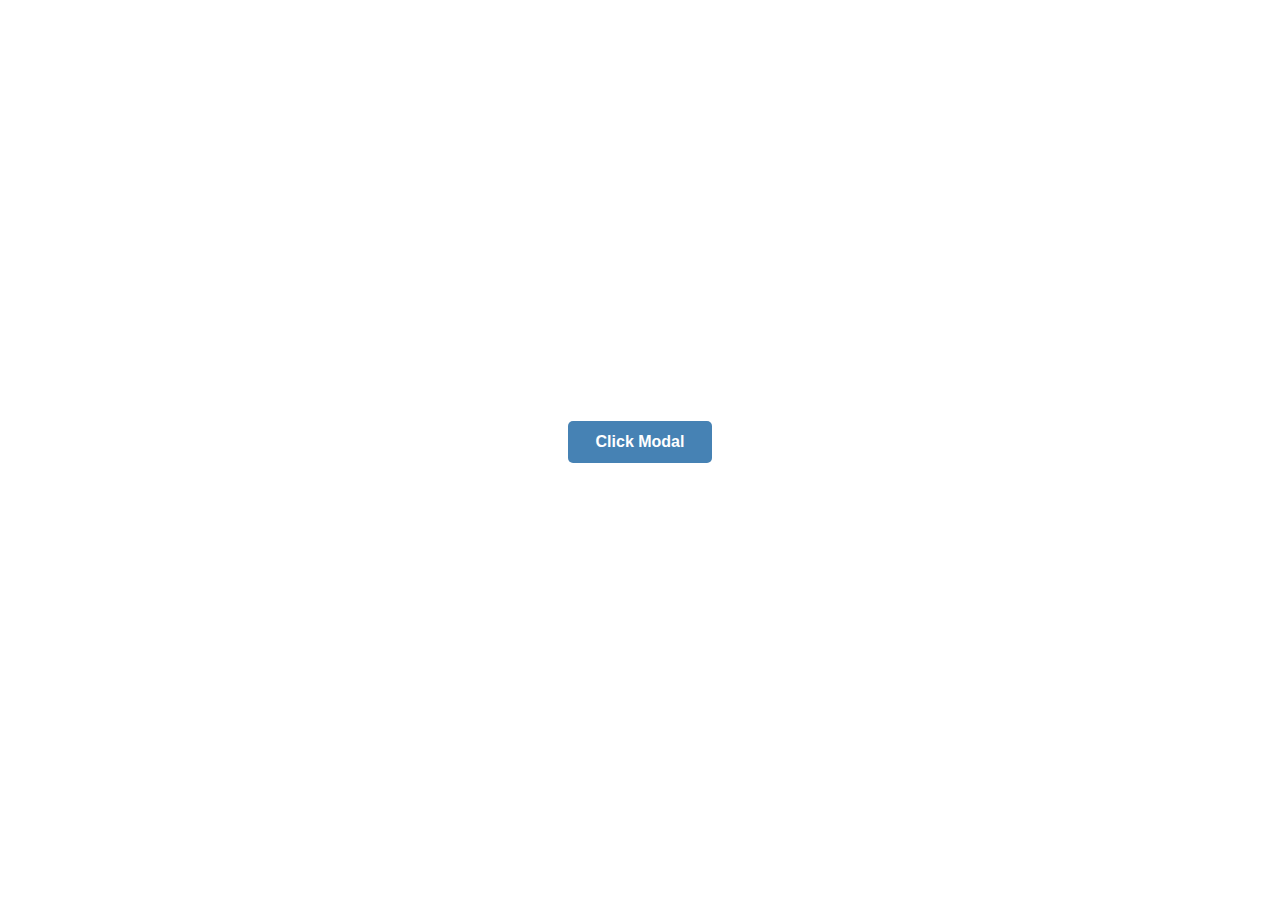
<file: 1. Modal/index.html>
<!DOCTYPE html>
<html lang="en">
  <head>
    <meta charset="UTF-8" />
    <meta name="viewport" content="width=device-width, initial-scale=1.0" />
    <link rel="stylesheet" href="style.css" />
    <title>Project #1 - Modal</title>
  </head>
  <body>
    <div class="btn-group">
      <button type="button" class="open-modal" data-open="modal1">
        Click Modal
      </button>
    </div>
    
    <div class="modal" id="modal1">
      <div class="modal-dialog">
        <header class="modal-header">
          The header of the modal
          <button class="close-modal" aria-label="close modal" data-close>
            ✕  
          </button>
        </header>
        <section class="modal-content">
          <p><strong>Press ✕, ESC, or click outside of the modal to close it</strong></p>
          <p>Lorem ipsum dolor sit amet consectetur adipisicing elit. Quo repellendus reprehenderit accusamus totam ratione! Nesciunt, nemo dolorum recusandae ad ex nam similique dolorem ab perspiciatis qui. Facere, dignissimos. Nemo, ea.</p>
          <p>Nor again is there anyone who loves or pursues or desires to obtain pain of itself, because it is pain, but because occasionally circumstances occur in which toil and pain can procure him some great pleasure. To take a trivial example, which of us ever undertakes laborious physical exercise, except to obtain some advantage from it? But who has any right to find fault with a man who chooses to enjoy a pleasure that has no annoying consequences, or one who avoids a pain that produces no resultant pleasure</p>
          <p>Nullam vitae enim vel diam elementum tincidunt a eget metus. Curabitur finibus vestibulum rutrum. Vestibulum semper tellus vitae tortor condimentum porta. Sed id ex arcu. Vestibulum eleifend tortor non purus porta dapibus</p>
        </section>
        <footer class="modal-footer">
          The footer of the modal
        </footer>
      </div>
    </div>
    
    <script src="app.js"></script>
  </body>
</html>
</file>
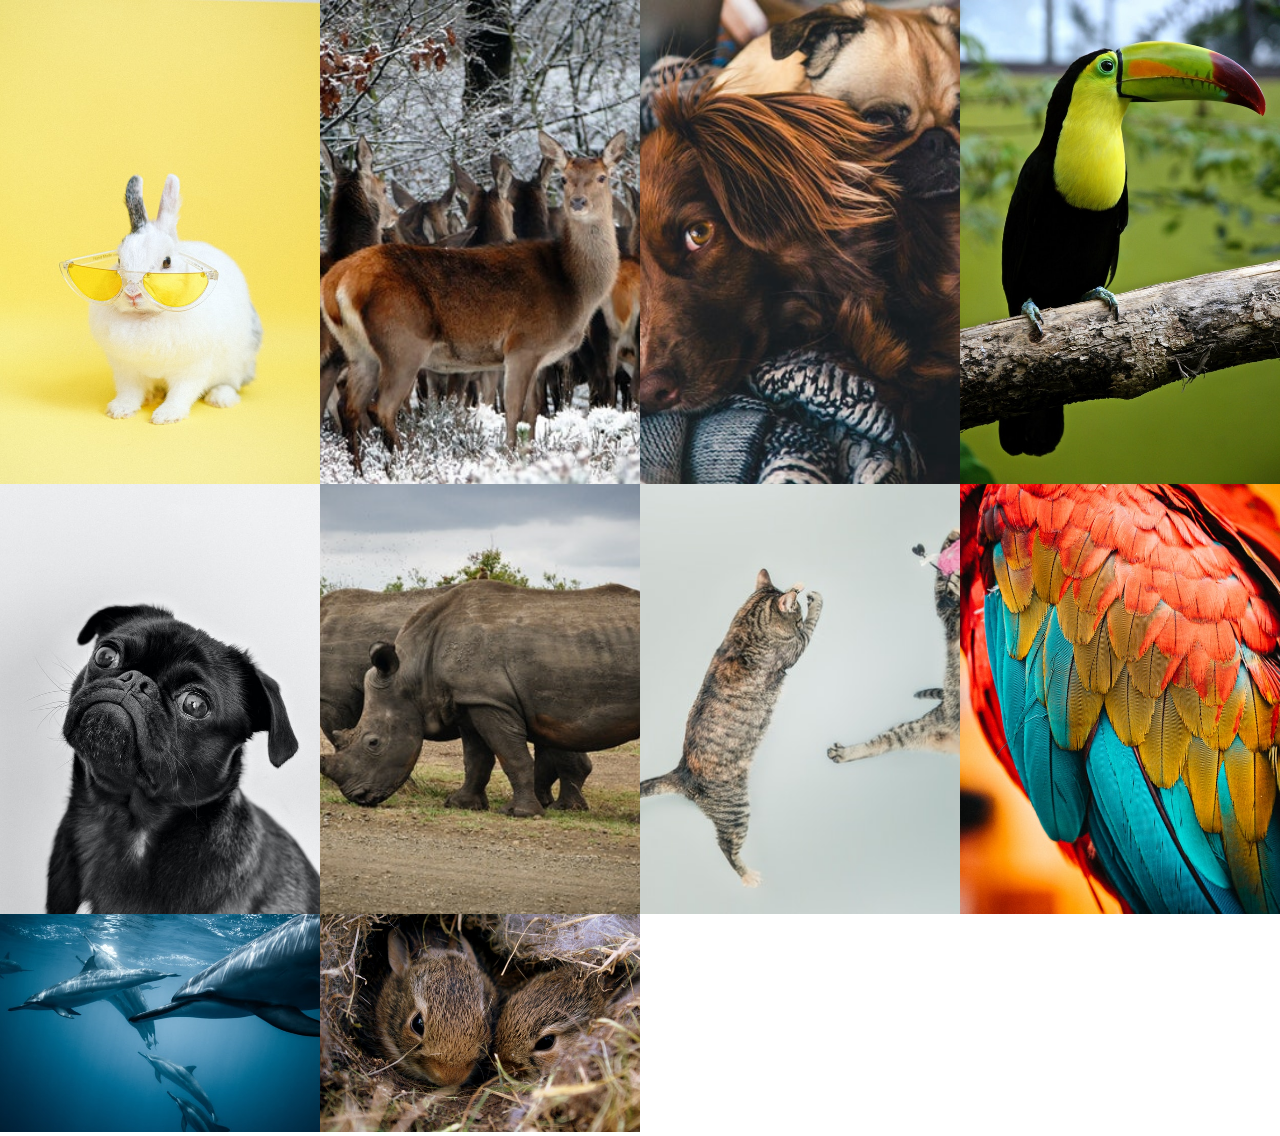
<file: 2. Gallery-popup/index.html>
<!DOCTYPE html>
<html lang="en">
  <head>
    <meta charset="UTF-8" />
    <meta name="viewport" content="width=device-width, initial-scale=1.0" />
    <link rel="stylesheet" href="style.css" />
    <title>Project #2 - Image Gallery Pop up</title>
  </head>
  <body>
    <section class="gallery">
      <!-- Image 1 -->
      <div class="img-container">
        <img src="img/small/pexels-anna-shvets-4588065.jpg" alt="1" />
      </div>

      <!-- Image 2 -->
      <div class="img-container">
        <img src="img/small/pexels-anthony-139639.jpg" alt="2" />
      </div>

      <!-- Image 3 -->
      <div class="img-container">
        <img src="img/small/pexels-burst-374825.jpg" alt="3" />
      </div>

      <!-- Image 4 -->
      <div class="img-container">
        <img src="img/small/pexels-carlos-spitzer-17811.jpg" alt="4" />
      </div>

      <!-- Image 5 -->
      <div class="img-container">
        <img src="img/small/pexels-charles-1851164.jpg" alt="5" />
      </div>

      <!-- Image 6 -->
      <div class="img-container">
        <img src="img/small/pexels-frans-van-heerden-631292.jpg" alt="6" />
      </div>

      <!-- Image 7 -->
      <div class="img-container">
        <img src="img/small/pexels-gratisography-4602.jpg" alt="7" />
      </div>

      <!-- Image 8 -->
      <div class="img-container">
        <img src="img/small/pexels-jan-kopřiva-3614358.jpg" alt="8" />
      </div>

      <!-- Image 9 -->
      <div class="img-container">
        <img src="img/small/pexels-jeremy-bishop-2422915.jpg" alt="9" />
      </div>
      <!-- Image 10 -->
      <div class="img-container">
        <img src="img/small/pexels-jim-long-949859.jpg" alt="10" />
      </div>
    </section>

    <!-- modal -->
    <div class="modal">
      <img src="img/full/1.jpg" alt="" class="full-img" />
    </div>

    <script src="app.js"></script>
  </body>
</html>
</file>
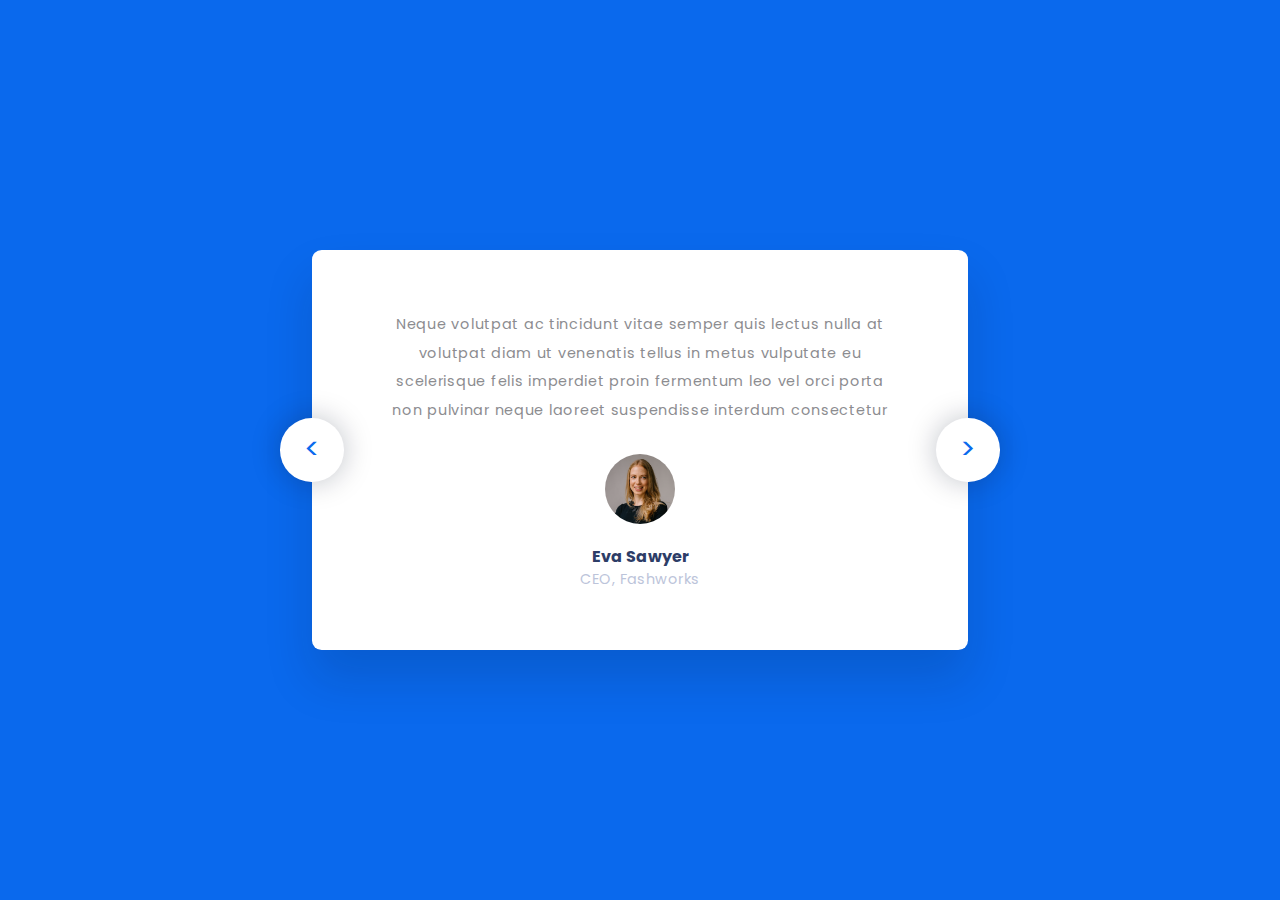
<file: 3. Testimonial Slider/index.html>
<!DOCTYPE html>
<html lang="en">
  <head>
    <meta name="viewport" content="width=device-width, initial-scale=1.0" />
    <title>Testimonial Slider</title>
    <!-- Google Fonts -->
    <link
      href="https://fonts.googleapis.com/css2?family=Poppins:wght@400;600&display=swap"
      rel="stylesheet"
    />
    <!-- Stylesheet -->
    <link rel="stylesheet" href="style.css" />
  </head>
  <body>
    <div class="wrapper">
      <div class="testimonial-container" id="testimonial-container"></div>
      <button id="prev">&lt;</button>
      <button id="next">&gt;</button>
    </div>
    <!-- Script -->
    <script src="script.js"></script>
  </body>
</html>
</file>
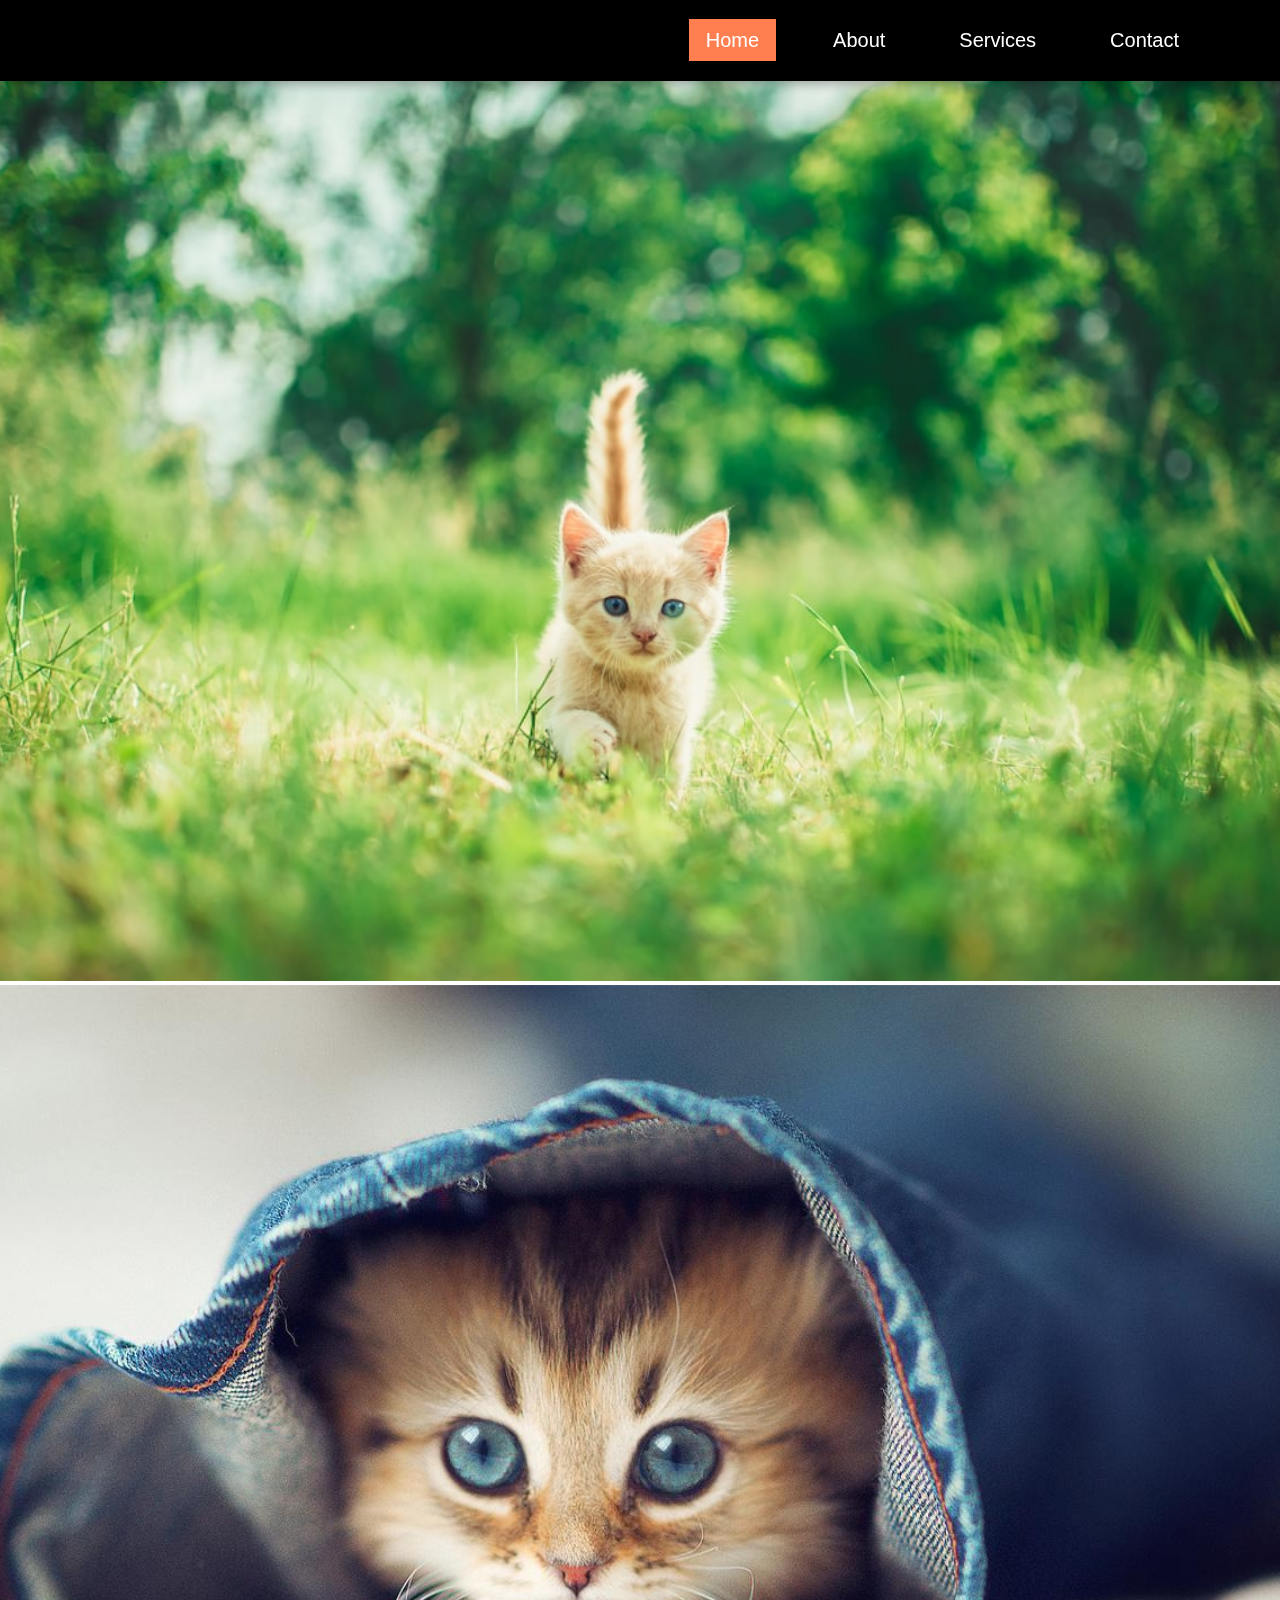
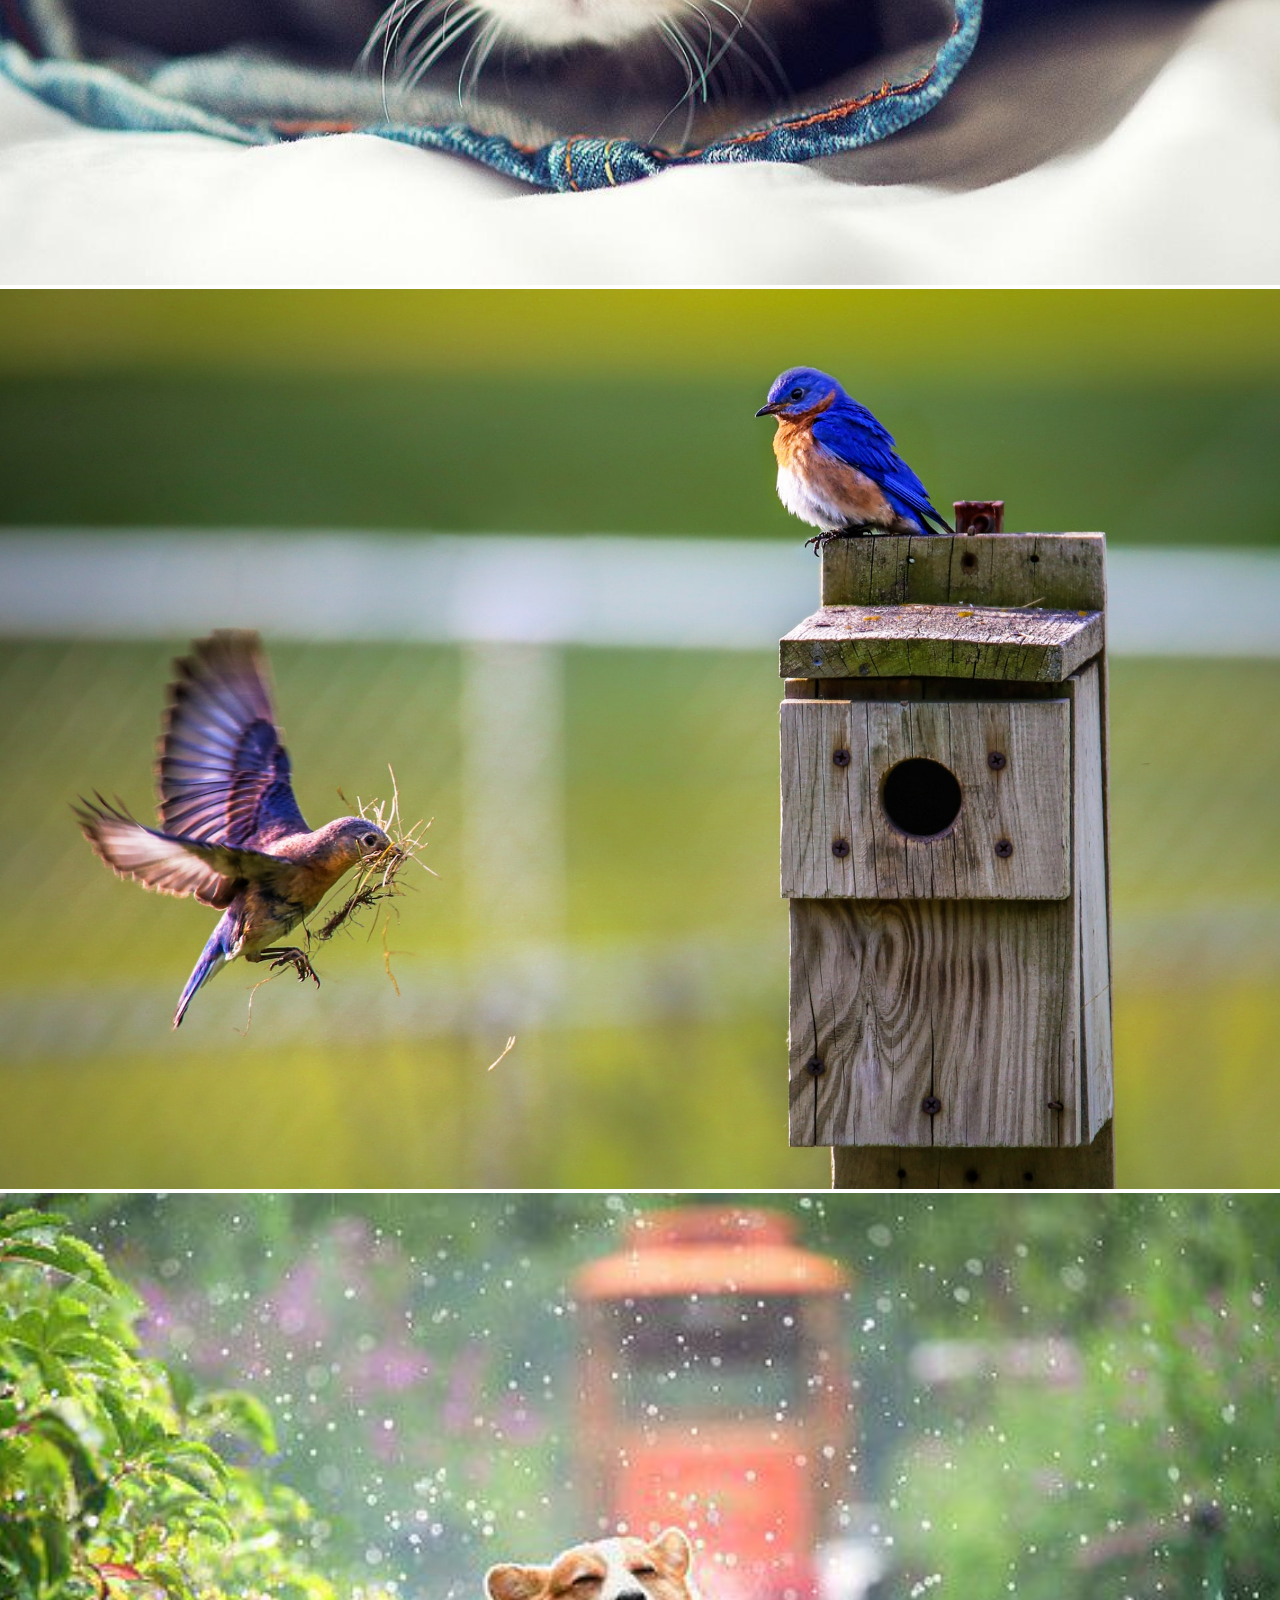
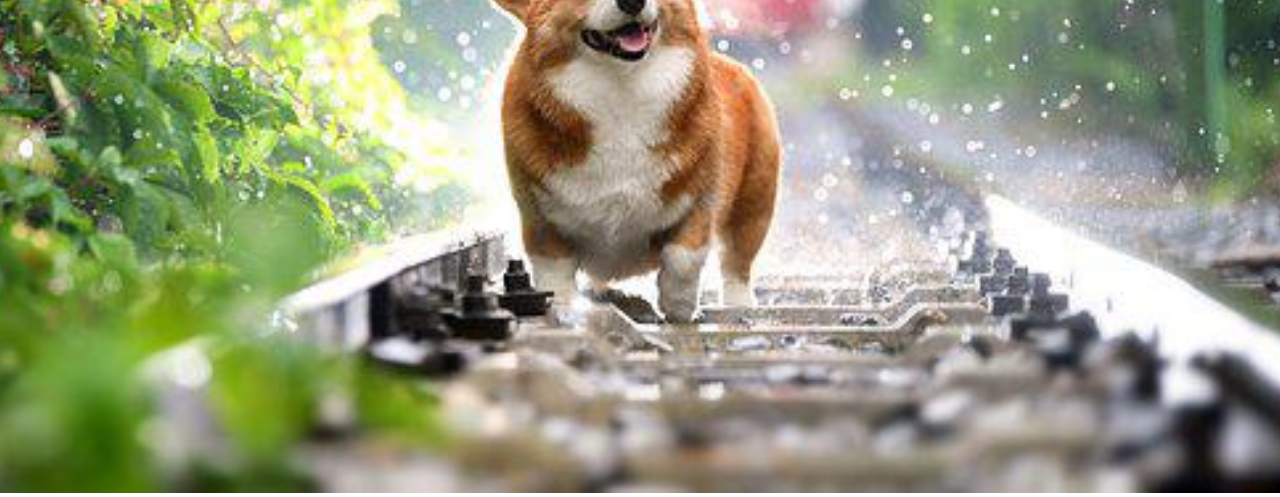
<file: 4. NavabarScroll Effect/index.html>
<!DOCTYPE html>
<html lang="en">
  <head>
    <meta charset="UTF-8" />
    <meta name="viewport" content="width=device-width, initial-scale=1.0" />
    <link rel="stylesheet" href="style.css" />
    <title>Project #4 - Navbar Effect</title>
  </head>
  <body>
    <header>
      <nav>
        <ul>
          <li><a data-page="home" href="#">Home</a></li>
          <li><a data-page="about" href="#">About</a></li>
          <li><a data-page="services" href="#">Services</a></li>
          <li><a data-page="contact" href="#">Contact</a></li>
          <div class="trans"></div>
        </ul>
      </nav>
    </header>

    <main>
      <section data-index="0" class="home">
        <img src="img/1.jpeg" alt="" />
      </section>

      <section data-index="1" class="about">
        <img src="img/2.jpg" alt="" />
      </section>

      <section data-index="2" class="services">
        <img src="img/3.jpg" alt="" />
      </section>

      <section data-index="3" class="contact">
        <img src="img/4.jpg" alt="" />
      </section>
    </main>

    <!-- ---------------------------------------------------- -->
    <!-- JS File -->
    <script src="app.js"></script>
  </body>
</html>
</file>
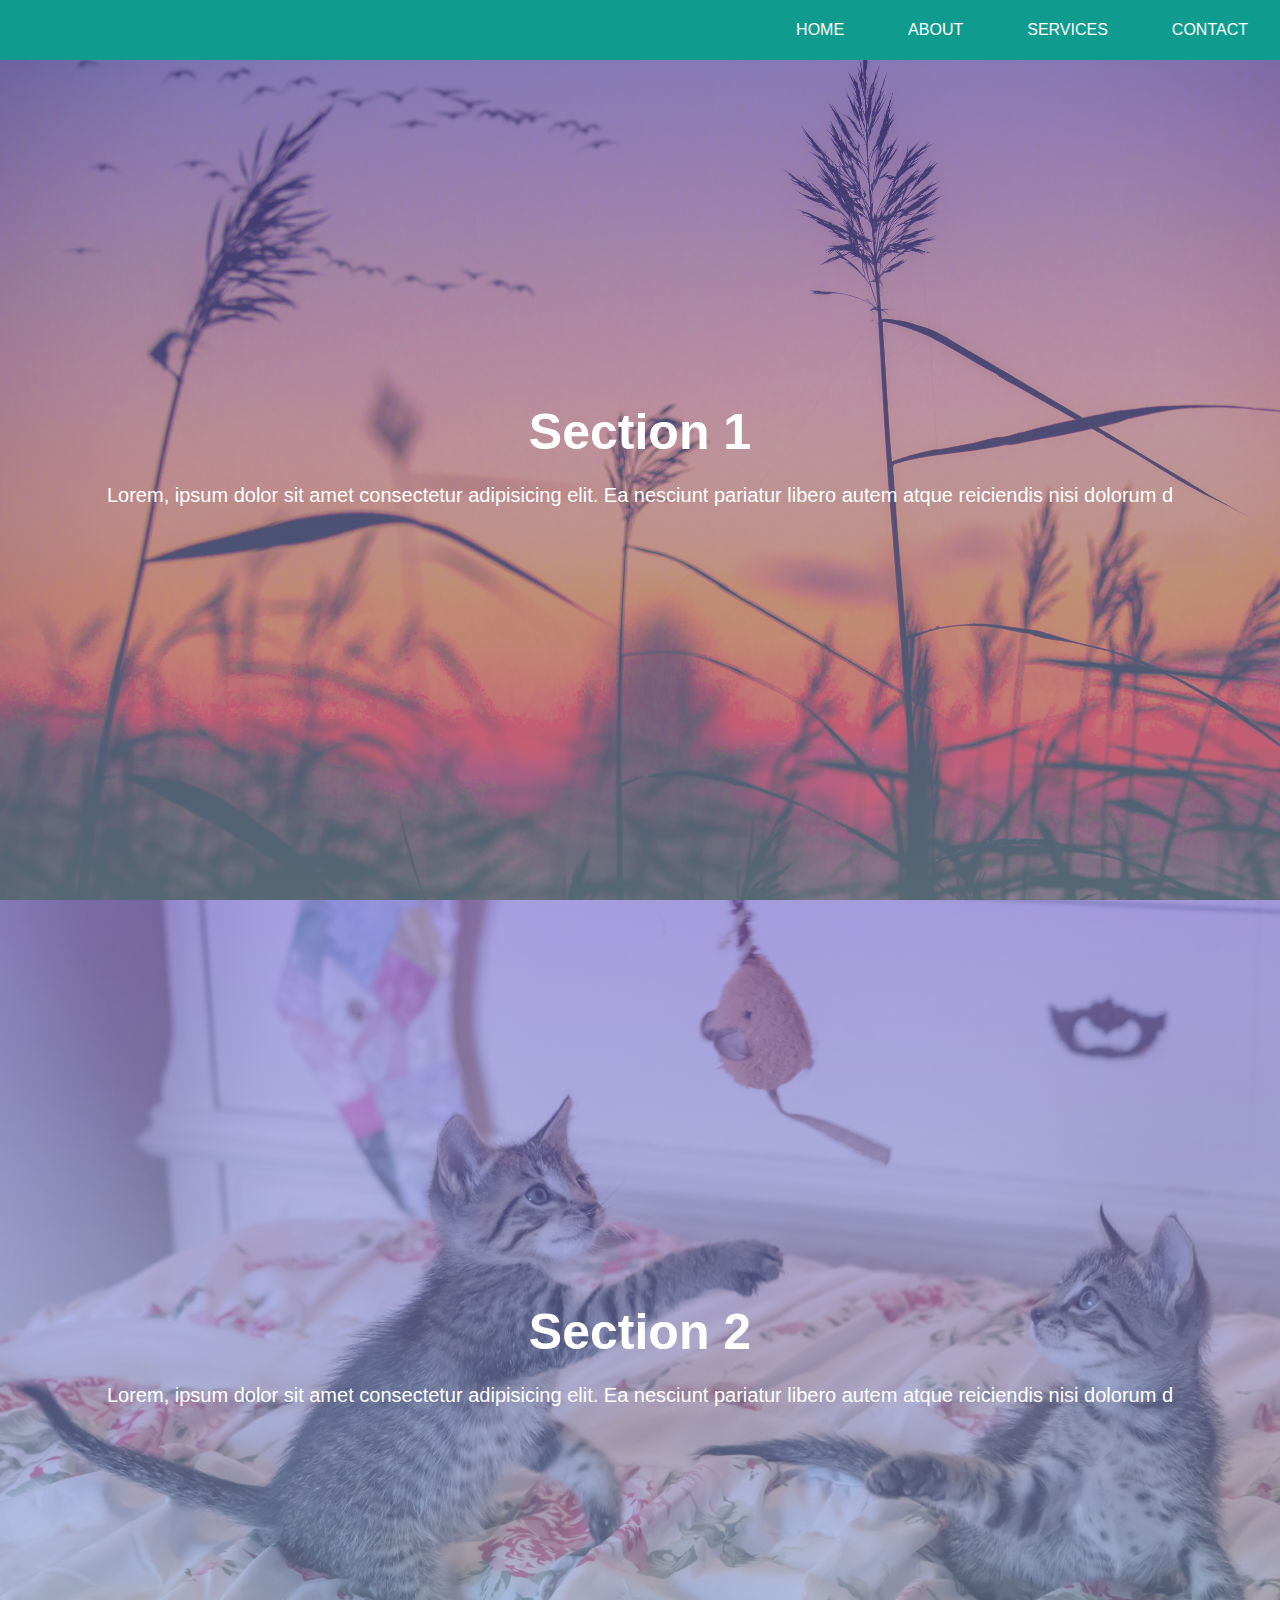
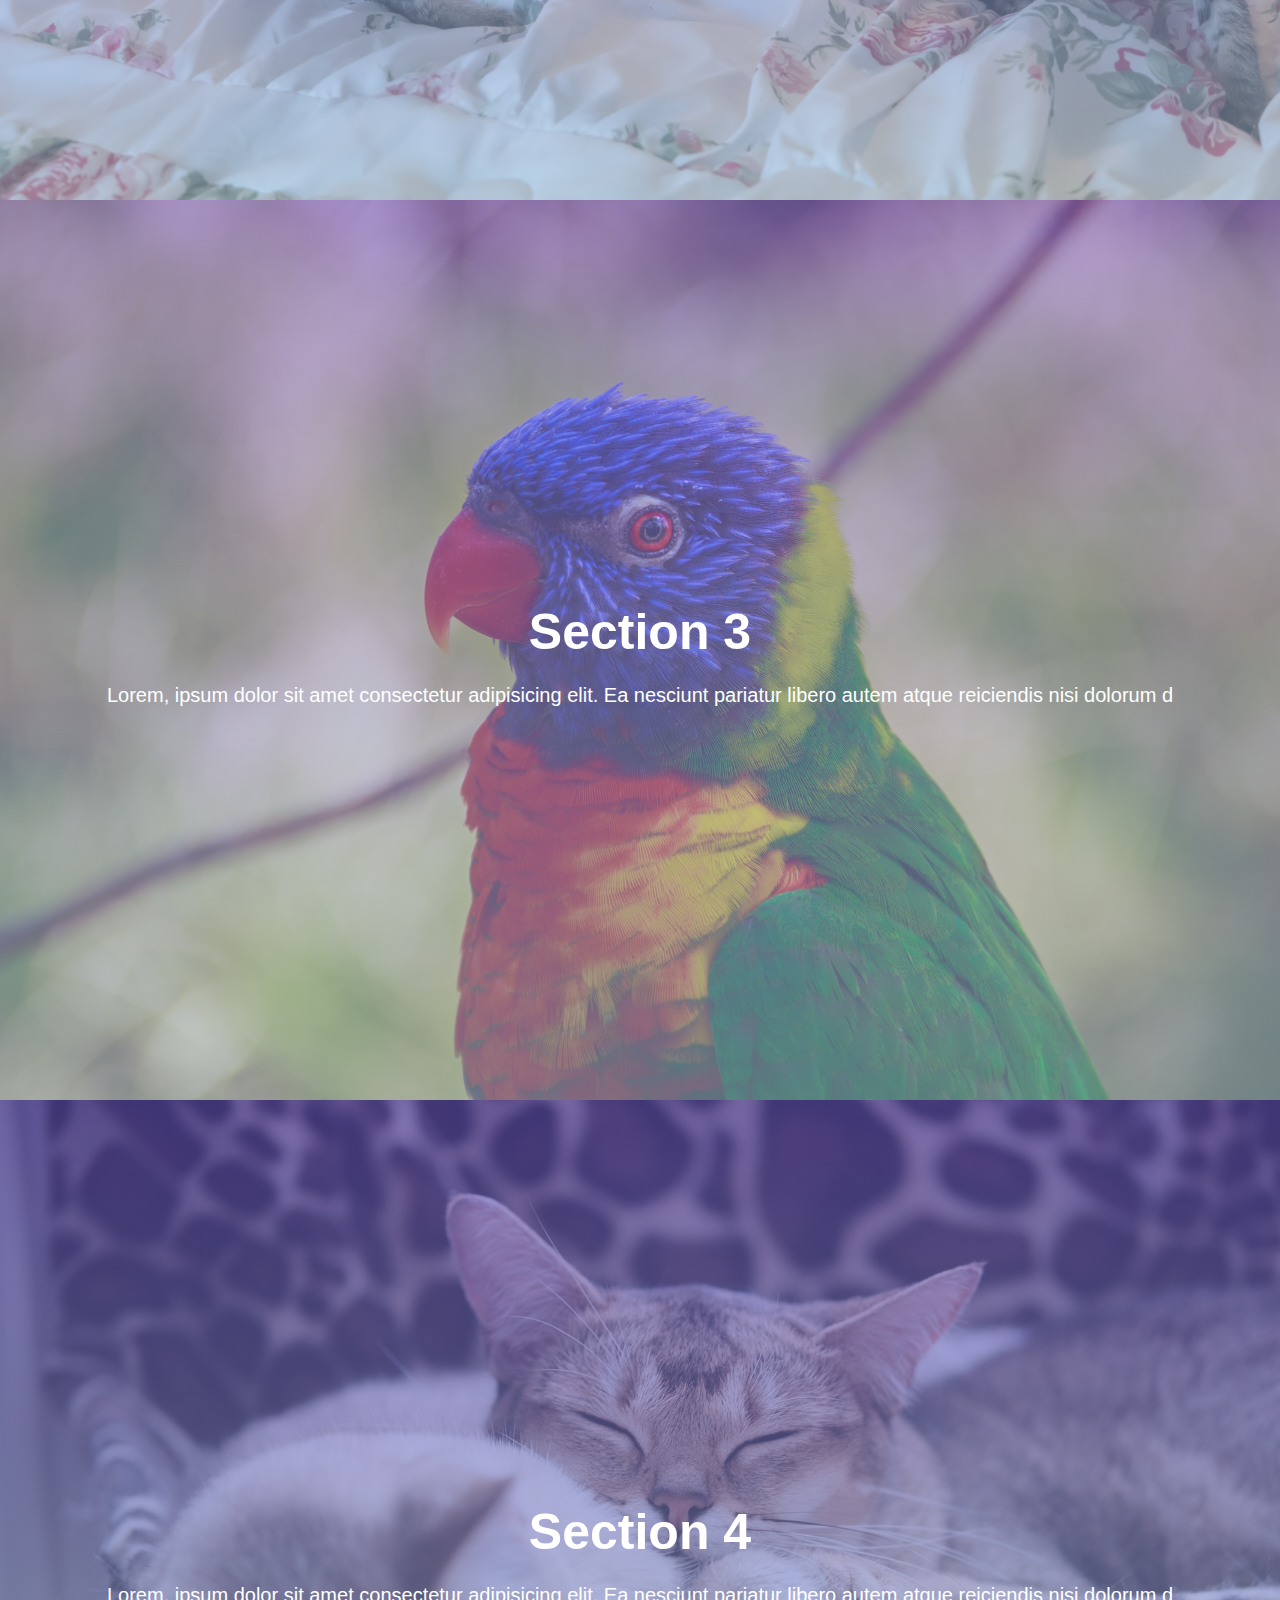
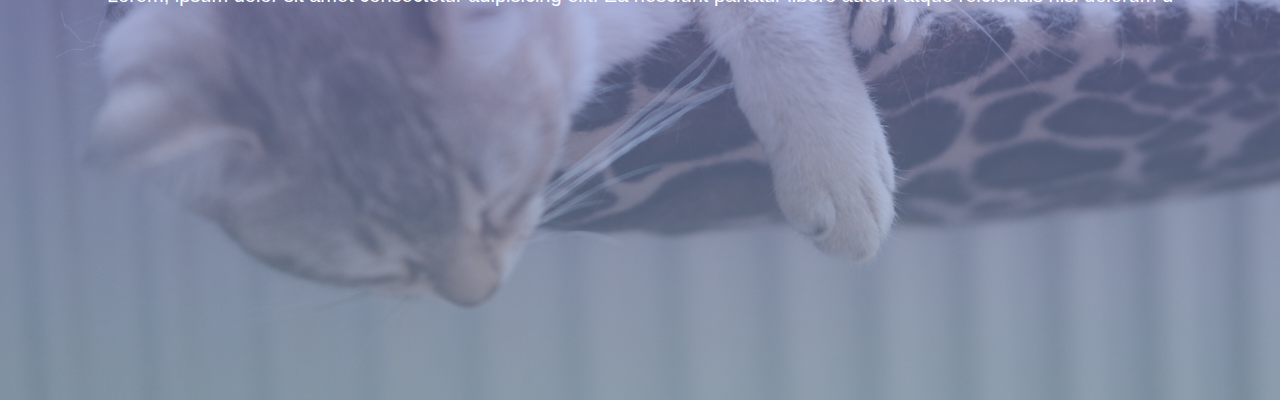
<file: 5. SmothScrollSection/index.html>
<!DOCTYPE html>
<html lang="en">
  <head>
    <meta charset="UTF-8" />
    <meta name="viewport" content="width=device-width, initial-scale=1.0" />
    <link rel="stylesheet" href="style.css" />
    <title>Project #5 - Smooth Scroll Effect</title>
  </head>
  <body>
    <div class="container">
      <!-- Navbar -->
      <nav class="navbar">
        <ul>
          <li><a href="#home">Home</a></li>
          <li><a href="#about">About</a></li>
          <li><a href="#services">Services</a></li>
          <li><a href="#contact">Contact</a></li>
        </ul>
      </nav>

      <!-- Sections -->
      <section id="home">
        <h1>Section 1</h1>
        <p>
          Lorem, ipsum dolor sit amet consectetur adipisicing elit. Ea nesciunt
          pariatur libero autem atque reiciendis nisi dolorum d
        </p>
      </section>

      <section id="about">
        <h1>Section 2</h1>
        <p>
          Lorem, ipsum dolor sit amet consectetur adipisicing elit. Ea nesciunt
          pariatur libero autem atque reiciendis nisi dolorum d
        </p>
      </section>

      <section id="services">
        <h1>Section 3</h1>
        <p>
          Lorem, ipsum dolor sit amet consectetur adipisicing elit. Ea nesciunt
          pariatur libero autem atque reiciendis nisi dolorum d
        </p>
      </section>

      <section id="contact">
        <h1>Section 4</h1>
        <p>
          Lorem, ipsum dolor sit amet consectetur adipisicing elit. Ea nesciunt
          pariatur libero autem atque reiciendis nisi dolorum d
        </p>
      </section>
    </div>

    <!-- https://github.com/cferdinandi/smooth-scroll -->
    <!-- ----------------------------- -->
    <!-- External JS File (Smooth Scroll) -->


    <!-- JS Script -->
    <script src="app.js">  </script>
  </body>
</html>
</file>
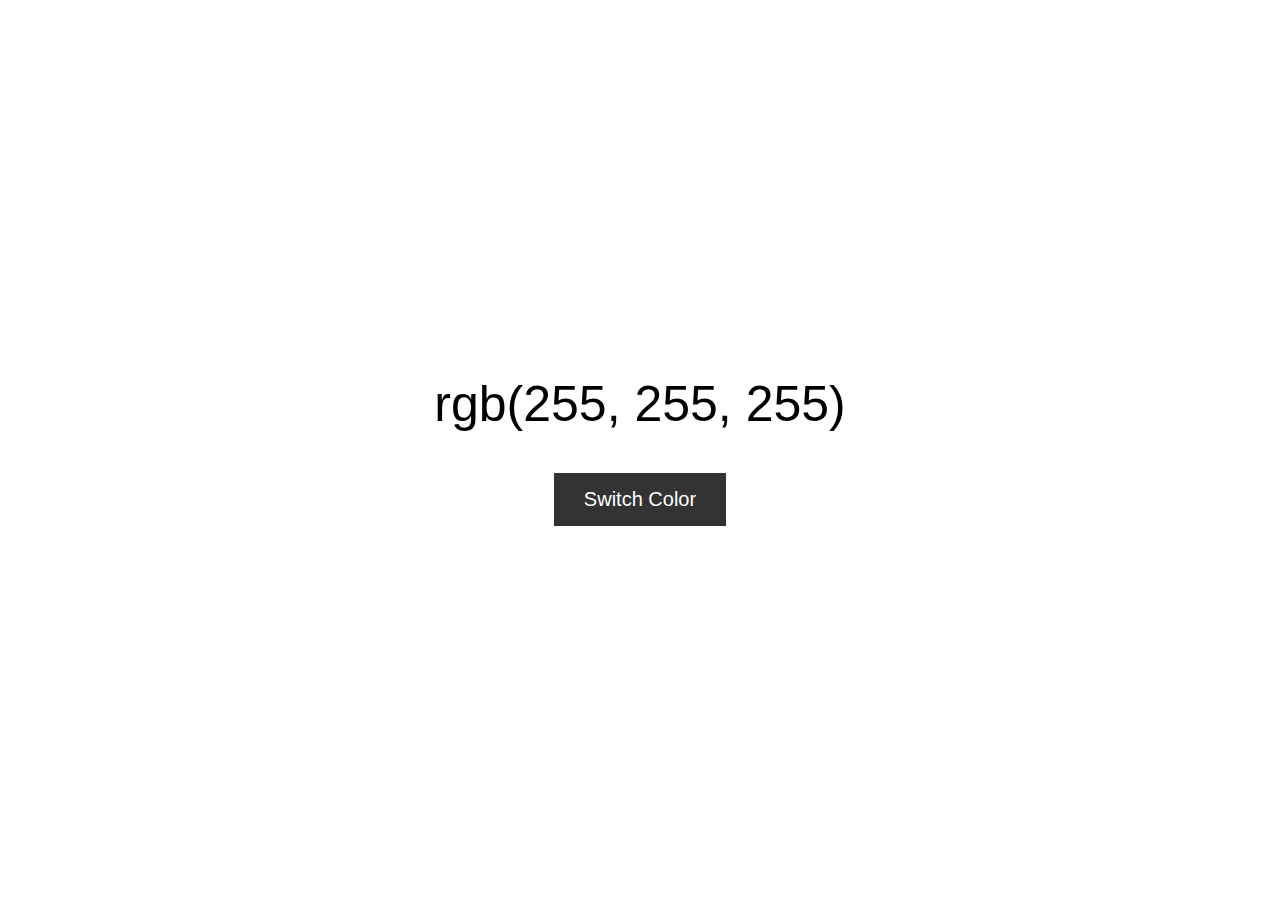
<file: 6. Color Switcher/index.html>
<!DOCTYPE html>
<html lang="en">
  <head>
    <meta charset="UTF-8" />
    <meta name="viewport" content="width=device-width, initial-scale=1.0" />
    <link rel="stylesheet" href="style.css" />
    <title>Project #6 - Color Switcher</title>
  </head>
  <body>
    <p class="color">
      rgb(255, 255, 255)
    </p>
    <button class="switch">Switch Color</button>

    <script src="app.js"></script>
  </body>
</html>
</file>
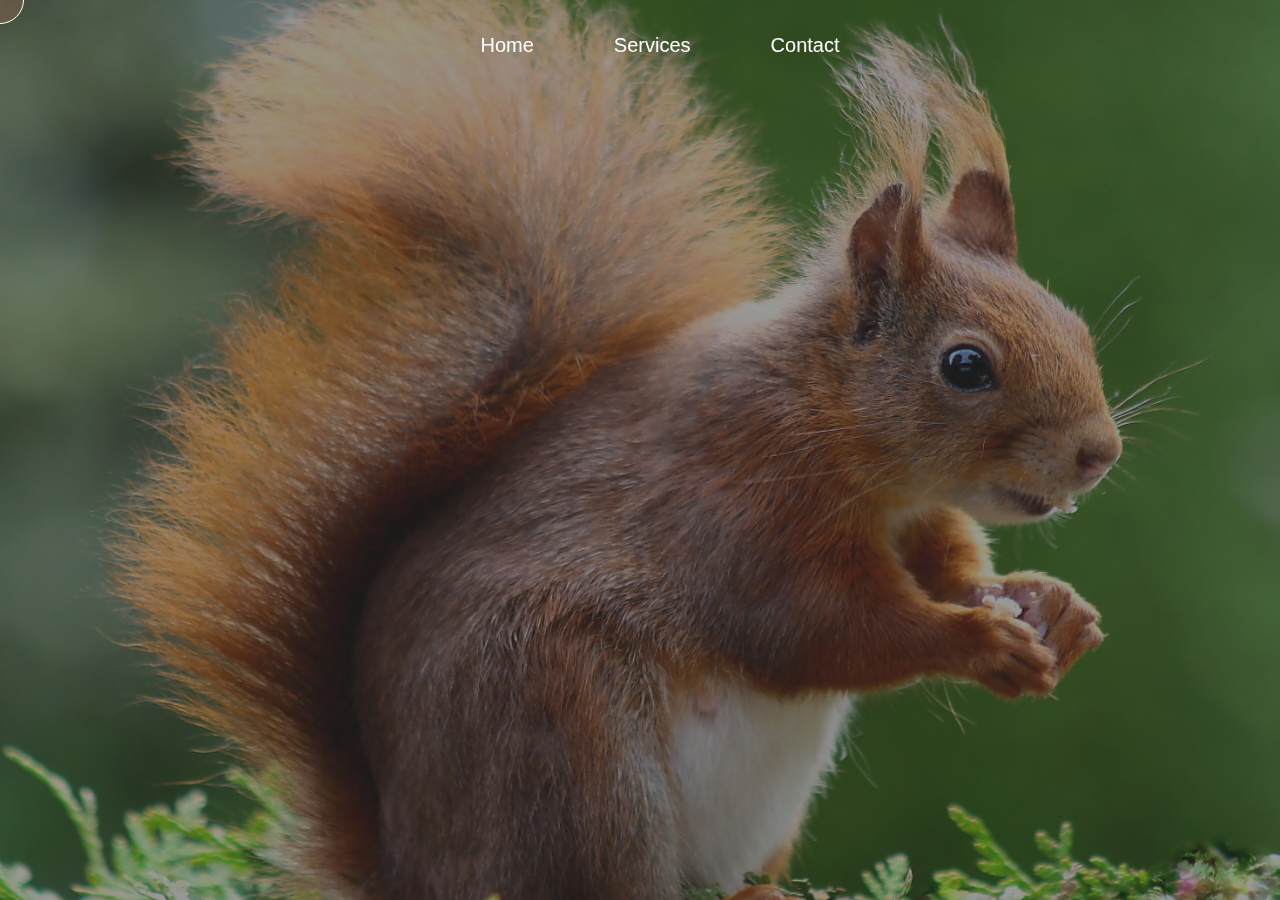
<file: 7. Cursor Effect/index.html>
<!DOCTYPE html>
<html lang="en">
  <head>
    <meta charset="UTF-8" />
    <meta name="viewport" content="width=device-width, initial-scale=1.0" />
    <link rel="stylesheet" href="style.css" />
    <title>Project #7 - Cursor Effect</title>
  </head>
  <body>
    <div class="cursor"></div>

    <nav>
      <ul class="nav-links">
        <li>Home</li>
        <li>Services</li>
        <li>Contact</li>
      </ul>
    </nav>

    <script src="app.js"></script>
  </body>
</html>
</file>
<file: 2. Gallery-popup/style.css>
* {
  margin: 0;
  padding: 0;
  box-sizing: border-box;
}

.gallery {
  display: grid;
  grid-template-columns: repeat(auto-fit, minmax(300px, 1fr));
}

.img-container img {
  width: 100%;
  height: 100%;
  object-fit: cover;
  cursor: pointer;
}

.modal {
  background-color: rgba(129, 131, 128, 0.712);
  position: fixed;
  top: 0;
  left: 0;
  height: 100%;
  width: 100%;
  opacity: 0;
  pointer-events: none;
  transition: all 0.3s ease-in-out;
}

.full-img {
  position: absolute;
  height: 85%;
  top: 50%;
  left: 50%;
  transform: translate(-50%, -50%) scale(0.5);
  transition: all 0.3s ease-in-out;
}

/* Dynamic Classes */
.full-img.open {
  transform: translate(-50%, -50%) scale(1);
}

.modal.open {
  opacity: 1;
  pointer-events: all;
}
</file>
<file: 3. Testimonial Slider/style.css>
* {
  padding: 0;
  margin: 0;
  box-sizing: border-box;
  font-family: "Poppins", sans-serif;
}
body {
  background-color: #0a69ed;
}
.wrapper {
  background-color: #ffffff;
  position: absolute;
  width: 80vw;
  max-width: 41em;
  min-height: 25em;
  border-radius: 0.6em;
  transform: translate(-50%, -50%);
  left: 50%;
  top: 50%;
  box-shadow: 0 1.8em 3em rgba(1, 17, 39, 0.15);
  display: flex;
  
}
.testimonial-container {
  width: 85%;
  height: 100%;
  position: relative;
  margin: auto;
  padding: 1.8em 1.2em;
}
.wrapper button {
  font-size: 1.8em;
  height: 2.2em;
  width: 2.2em;
  background-color: #ffffff;
  position: absolute;
  margin: auto;
  top: 0;
  bottom: 0;
  border: none;
  color: #0a69ed;
  box-shadow: 0 0 1em rgba(1, 17, 39, 0.25);
  cursor: pointer;
  border-radius: 50%;
}
button#next {
  right: -1.1em;
}
button#prev {
  left: -1.1em;
}
.testimonial-container p {
  color: #8c8c90;
  text-align: center;
  font-size: 0.9em;
  line-height: 2em;
  letter-spacing: 0.05em;
}
.testimonial-container img {
  display: block;
  margin: 1.8em auto 1.25em auto;
  border-radius: 50%;
  width: 4.4em;
}
.testimonial-container h3 {
  color: #2d3d67;
  font-size: 1em;
  text-align: center;
}
.testimonial-container h6 {
  color: #bcc4da;
  font-size: 0.9em;
  letter-spacing: 0.03em;
  font-weight: 400;
  text-align: center;
}
@media screen and (max-width: 650px) {
  .wrapper {
    font-size: 14px;
  }
}

.fade-in-image {
  animation: fadeIn .5s;
  -webkit-animation: fadeIn .5s;
  -moz-animation: fadeIn .5s;
  -o-animation: fadeIn .5s;
  -ms-animation: fadeIn .5s;
}

@keyframes fadeIn {
  0% { opacity: 0; }
  100% { opacity: 1; }
}

@-moz-keyframes fadeIn {
  0% { opacity: 0; }
  100% { opacity: 1; }
}

@-webkit-keyframes fadeIn {
  0% { opacity: 0; }
  100% { opacity: 1; }
}

@-o-keyframes fadeIn {
  0% { opacity: 0; }
  100% { opacity: 1; }
}

@-ms-keyframes fadeIn {
  0% { opacity: 0; }
  100% { opacity: 1; }
}
</file>
<file: 4. NavabarScroll Effect/style.css>
* {
  margin: 0;
  padding: 0;
  box-sizing: border-box;
}

body {
  font-family: "Trebuchet MS", "Lucida Sans Unicode", "Lucida Grande",
    "Lucida Sans", Arial, sans-serif;
}

header {
  position: sticky;
  top: 0px;
  box-shadow: 0px 3px 10px rgba(0, 0, 0, 0.3);
  /* background-color: hsla(0, 0%, 50%, 0); */
  background-color: black;
}

nav {
  margin: auto;
  width: 90%;
  min-height: 9vh;
  line-height: 9vh;
}

nav ul {
  flex: 1;
  font-size: 20px;
}

nav ul {
  display: flex;
  justify-content: flex-end;
  align-items: center;
}

ul li {
  margin: 0 20px;
  list-style: none;
}
nav a {
  color: white;
  text-decoration: none;
  padding: 10px 17px;
}

section {
  min-height: 100vh;
}

section img {
  height: 100vh;
  width: 100%;
  object-fit: cover;
}

/*   color: coral;
  color: chartreuse;
  color: chocolate;
  color: cadetblue; */

.trans {
  position: absolute;
  z-index: -10;
  background-color: coral;
}
</file>
<file: 5. SmothScrollSection/style.css>
* {
  margin: 0;
  padding: 0;
  box-sizing: border-box;
}

body {
  font-family: Arial, Helvetica, sans-serif;
  color: white;
  line-height: 1.8;
  background-color: #343837;
  height: 100vh;
}

.container {
  height: 100%;
  width: 100%;
}

.navbar {
  position: fixed;
  top: 0;
  z-index: 1;
  width: 100%;
  height: 60px;
  background-color: #0f9b8e;
}

.navbar ul {
  display: flex;
  list-style: none;
  width: 100%;
  height: 100%;
  justify-content: flex-end;
  align-items: center;
}

.navbar ul li {
  margin: 0 15px;
  padding: 10px 17px;
}

.navbar ul li a {
  text-decoration: none;
  text-transform: uppercase;
  color: white;
}

section {
  display: flex;
  flex-direction: column;
  align-items: center;
  justify-content: center;
  text-align: center;
  width: 100%;
  height: 100vh;
  background-repeat: no-repeat;
  background-size: cover;
  background-position: center;
}

#home {
  background-image: linear-gradient(
      to top,
      rgba(157, 188, 212, 0.55),
      rgba(110, 90, 207, 0.55)
    ),
    url("img/1.jpg");
}

#about {
  background-image: linear-gradient(
      to top,
      rgba(157, 188, 212, 0.55),
      rgba(110, 90, 207, 0.55)
    ),
    url("img/2.jpg");
}

#services {
  background-image: linear-gradient(
      to top,
      rgba(157, 188, 212, 0.55),
      rgba(110, 90, 207, 0.55)
    ),
    url("img/3.jpg");
}

#contact {
  background-image: linear-gradient(
      to top,
      rgba(157, 188, 212, 0.55),
      rgba(110, 90, 207, 0.55)
    ),
    url("img/4.jpg");
}

section h1 {
  font-size: 50px;
}

section p {
  font-size: 20px;
}
</file>
<file: 6. Color Switcher/style.css>
* {
  padding: 0;
  margin: 0;
  box-sizing: border-box;
}

body {
  display: flex;
  flex-direction: column;
  align-items: center;
  justify-content: center;
  min-height: 100vh;
  font-family: Arial, Helvetica, sans-serif;
  transition: all 0.3s ease-in-out;
}

.switch {
  background-color: #333;
  color: #fff;
  border: none;
  outline: none;
  padding: 15px 30px;
  font-size: 20px;
  margin-top: 40px;
  cursor: pointer;
}

.color {
  font-size: 50px;
}
</file>
<file: 7. Cursor Effect/style.css>
* {
  margin: 0;
  padding: 0;
  box-sizing: border-box;
}

body {
  font-family: Arial, Helvetica, sans-serif;
  background: linear-gradient(rgba(51, 51, 51, 0.5), hsla(0, 0%, 20%, 0.5)),
    url("1.jpg");
  background-size: cover;
  background-position: center;
  height: 100vh;
  width: 100%;
  color: #fff;
  line-height: 1.8;
  cursor: none;
}

.cursor {
  width: 3rem;
  height: 3rem;
  border: solid 1px white;
  border-radius: 50%;
  position: absolute;
  transform: translate(-50%, -50%);
  pointer-events: none;
  transition-duration: 0.3s;
  transition-timing-function: ease-in-out;
  transition-property: transform, background;
  transform-origin: 100% 100%;
  z-index: -1;
  backdrop-filter: sepia(100%);
}

nav {
  display: flex;
  justify-content: center;
  align-items: center;
  width: 90%;
  min-height: 10vh;
  margin: auto;
}

.nav-links {
  display: flex;
  list-style-type: none;
}

.nav-links li {
  margin-left: 40px;
  font-size: 20px;
  padding: 20px;
  transition: all 0.3s ease-in-out;
}

/* Dynamic Classes */
.link-grow {
  transform: scale(2);
  background-color: white;
}

.hovered-link {
  color: black;
}

.img-focus {
  height: 5rem;
  width: 5rem;
}
</file>
<file: 1. Modal/style.css>
/* RESET RULES 
–––––––––––––––––––––––––––––––––––––––––––––––––– */
:root {
  --lightgray: #efefef;
  --blue: steelblue;
  --white: #fff;
  --black: rgba(0, 0, 0, 0.8);
  --bounceEasing: cubic-bezier(0.51, 0.92, 0.24, 1.15);
}

* {
  padding: 0;
  margin: 0;
}

a {
  color: inherit;
  text-decoration: none;
}

button {
  cursor: pointer;
  background: transparent;
  border: none;
  outline: none;
  font-size: inherit;
}

body {
  display: flex;
  align-items: center;
  justify-content: center;
  height: 100vh;
  font: 16px/1.5 sans-serif;
}

.btn-group {
  text-align: center;
}

.open-modal {
  font-weight: bold;
  background: var(--blue);
  color: var(--white);
  padding: 0.75rem 1.75rem;
  margin-bottom: 1rem;
  border-radius: 5px;
}


/* MODAL
–––––––––––––––––––––––––––––––––––––––––––––––––– */
.modal {
  position: fixed;
  top: 0;
  left: 0;
  right: 0;
  bottom: 0;
  display: flex;
  align-items: center;
  justify-content: center;
  /* padding: 1rem; */
  background: var(--black);
  cursor: pointer;
  visibility: hidden;
  opacity: 0;
  transition: all 0.35s ease-in;
}

.modal.is-visible {
  visibility: visible;
  opacity: 1;
}

.modal-dialog {
  position: relative;
  max-width: 800px;
  max-height: 80vh;
  border-radius: 5px;
  background: var(--white);
  overflow: auto;
  cursor: default;
}

.modal-dialog > * {
  padding: 1rem;
}

.modal-header,
.modal-footer {
  background: var(--lightgray);
}

.modal-header {
  display: flex;
  align-items: center;
  justify-content: space-between;
}

.modal-header .close-modal {
  font-size: 1.5rem;
}

.modal p + p {
  margin-top: 1rem;
}
</file>
